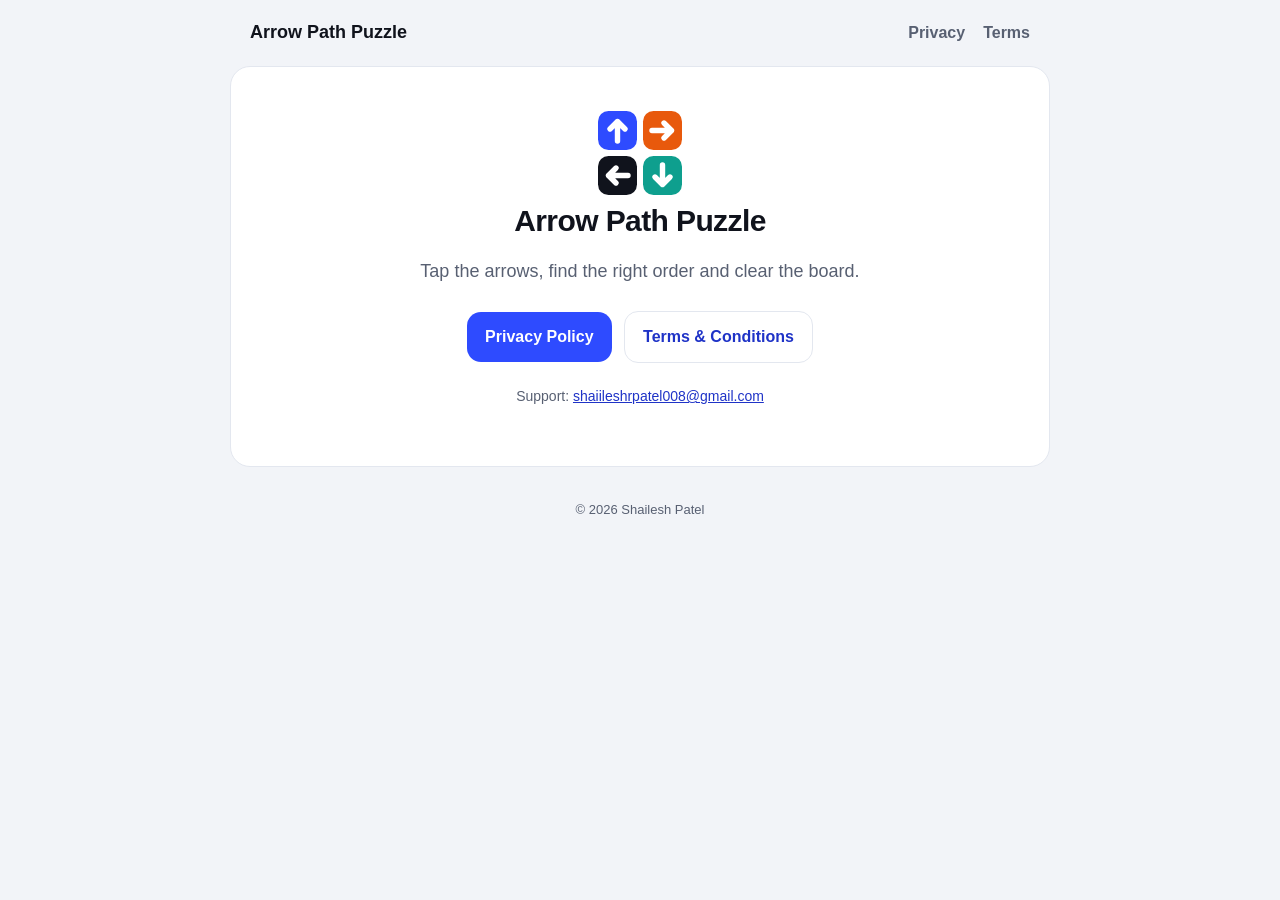
<file: docs/index.html>
<!doctype html>
<html lang="en">
<head>
<meta charset="utf-8">
<meta name="viewport" content="width=device-width, initial-scale=1">
<title>Arrow Path Puzzle</title>
<meta name="description" content="Arrow Path Puzzle: tap the arrows, find the right order and clear the board.">
<link rel="stylesheet" href="style.css">
</head>
<body>
<header class="top">
  <a class="brand" href="./">Arrow Path Puzzle</a>
  <nav><a href="privacy.html">Privacy</a><a href="terms.html">Terms</a></nav>
</header>
<main class="home">
  <svg class="logo" viewBox="0 0 28 28" role="img" aria-label="Arrow Path logo">
    <rect x="0" y="0" width="13" height="13" rx="3.5" fill="#2E4BFF"/>
    <rect x="15" y="0" width="13" height="13" rx="3.5" fill="#E8590C"/>
    <rect x="0" y="15" width="13" height="13" rx="3.5" fill="#10131C"/>
    <rect x="15" y="15" width="13" height="13" rx="3.5" fill="#0E9F8E"/>
    <g stroke="#fff" stroke-width="1.8" fill="none" stroke-linecap="round" stroke-linejoin="round">
      <path d="M6.5 10V3.5M4 6l2.5-2.5L9 6"/><path d="M18 6.5h6.5M22 4l2.5 2.5L22 9"/>
      <path d="M10 21.5H3.5M6 19l-2.5 2.5L6 24"/><path d="M21.5 18v6.5M19 22l2.5 2.5L24 22"/>
    </g>
  </svg>
  <h1>Arrow Path Puzzle</h1>
  <p class="lead">Tap the arrows, find the right order and clear the board.</p>
  <p><a class="button" href="privacy.html">Privacy Policy</a> <a class="button secondary" href="terms.html">Terms &amp; Conditions</a></p>
  <p class="meta">Support: <a href="mailto:shaiileshrpatel008@gmail.com">shaiileshrpatel008@gmail.com</a></p>
</main>
<footer>© 2026 Shailesh Patel</footer>
</body>
</html>
</file>
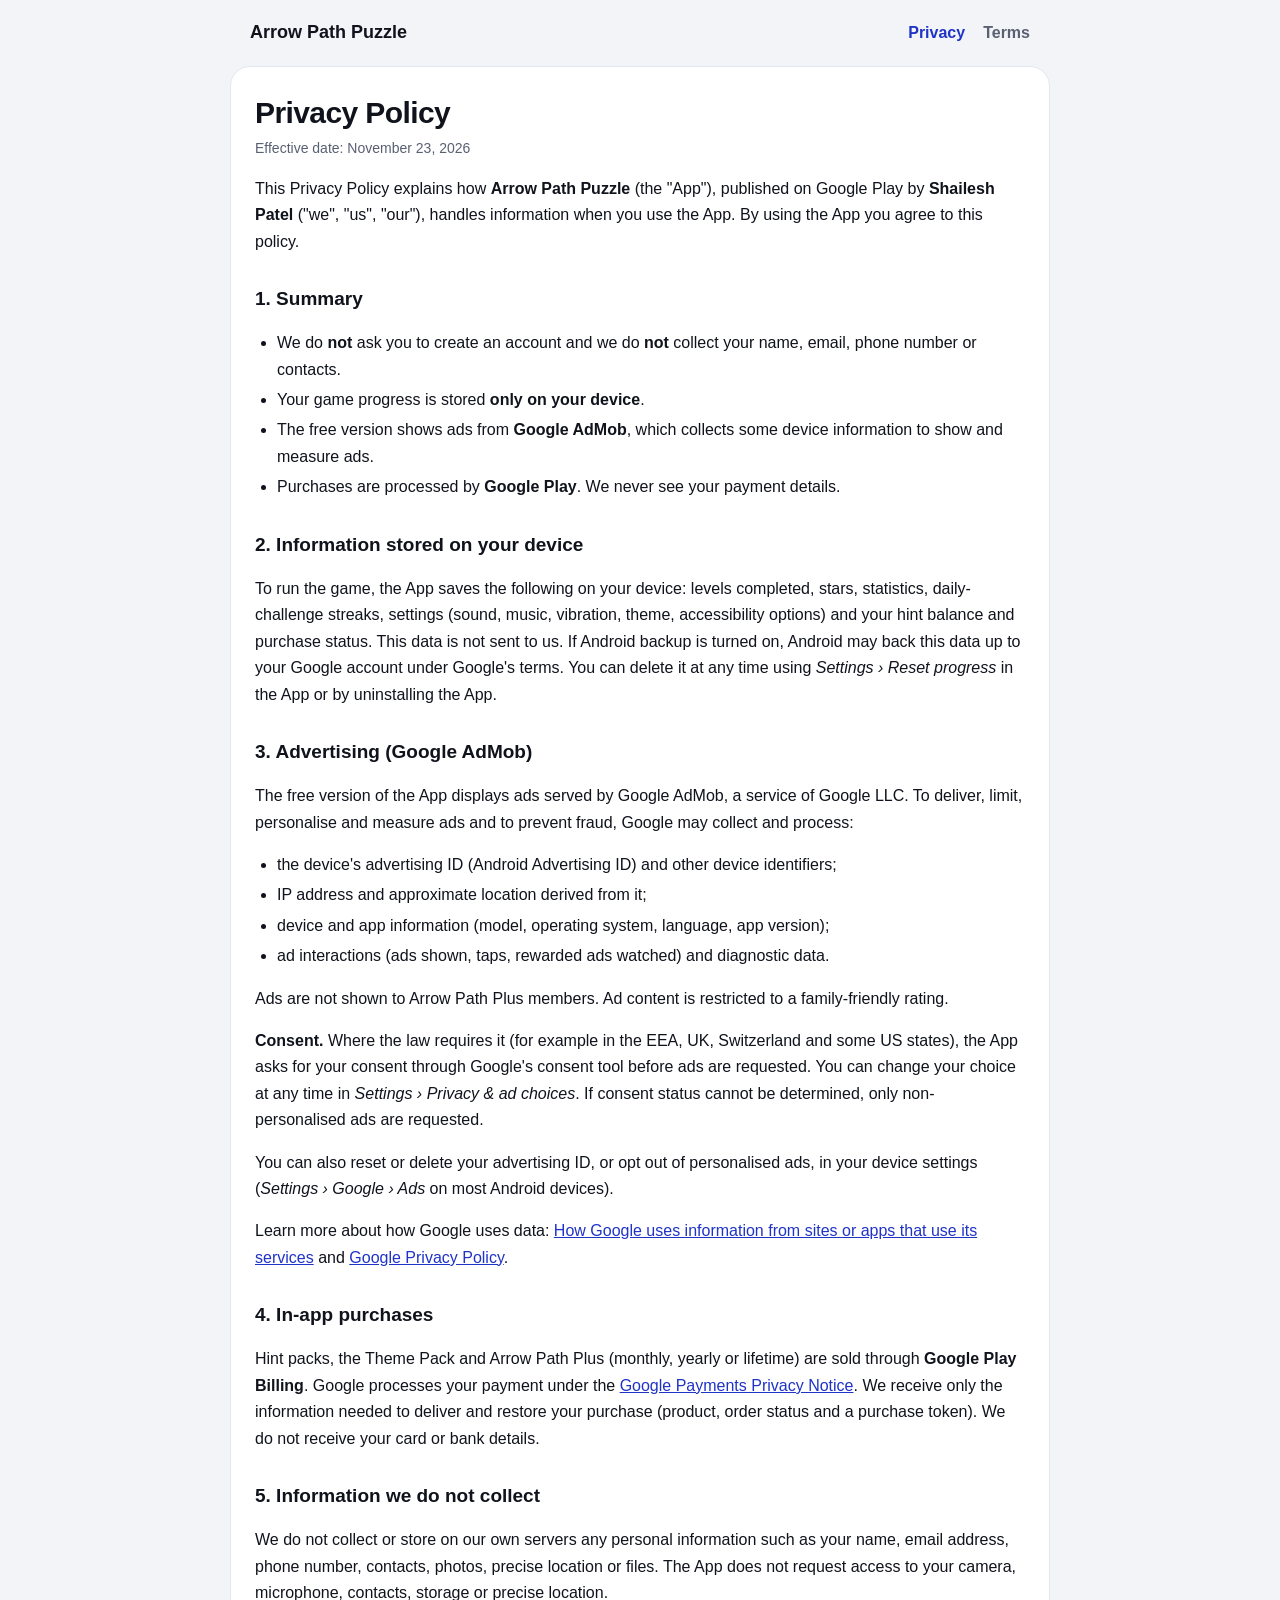
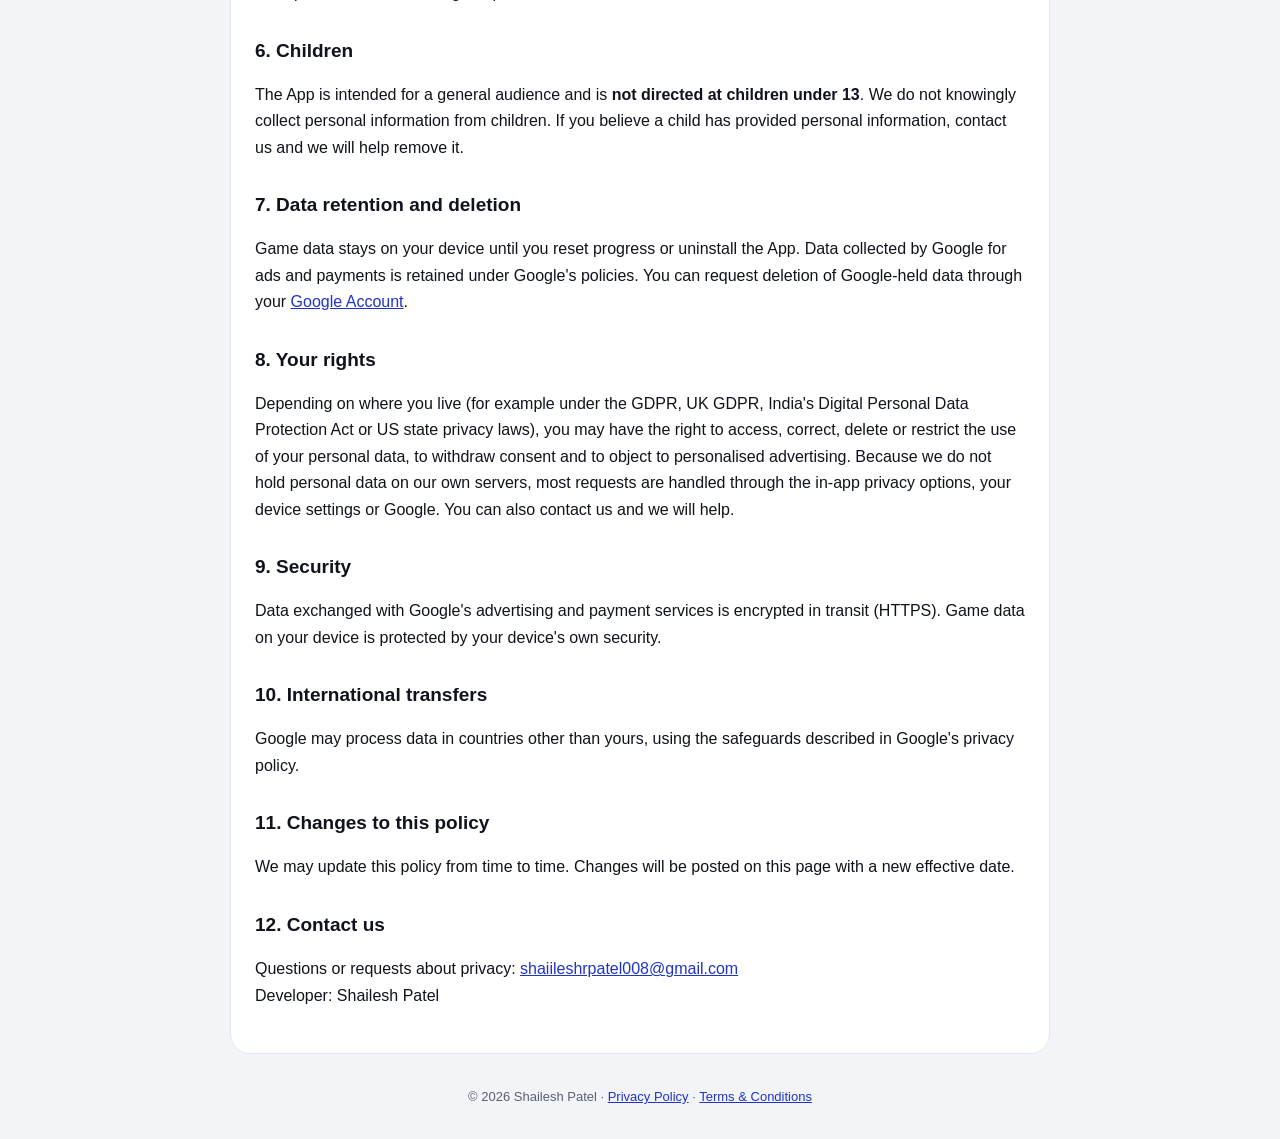
<file: docs/privacy.html>
<!doctype html>
<html lang="en">
<head>
<meta charset="utf-8">
<meta name="viewport" content="width=device-width, initial-scale=1">
<title>Privacy Policy – Arrow Path Puzzle</title>
<meta name="description" content="Privacy Policy for the Arrow Path Puzzle mobile game.">
<link rel="stylesheet" href="style.css">
</head>
<body>
<header class="top">
  <a class="brand" href="./">Arrow Path Puzzle</a>
  <nav><a href="privacy.html" aria-current="page">Privacy</a><a href="terms.html">Terms</a></nav>
</header>
<main>
<h1>Privacy Policy</h1>
<p class="meta">Effective date: November 23, 2026</p>

<p>This Privacy Policy explains how <strong>Arrow Path Puzzle</strong> (the "App"), published on Google Play by <strong>Shailesh Patel</strong> ("we", "us", "our"), handles information when you use the App. By using the App you agree to this policy.</p>

<h2>1. Summary</h2>
<ul>
  <li>We do <strong>not</strong> ask you to create an account and we do <strong>not</strong> collect your name, email, phone number or contacts.</li>
  <li>Your game progress is stored <strong>only on your device</strong>.</li>
  <li>The free version shows ads from <strong>Google AdMob</strong>, which collects some device information to show and measure ads.</li>
  <li>Purchases are processed by <strong>Google Play</strong>. We never see your payment details.</li>
</ul>

<h2>2. Information stored on your device</h2>
<p>To run the game, the App saves the following on your device: levels completed, stars, statistics, daily-challenge streaks, settings (sound, music, vibration, theme, accessibility options) and your hint balance and purchase status. This data is not sent to us. If Android backup is turned on, Android may back this data up to your Google account under Google's terms. You can delete it at any time using <em>Settings › Reset progress</em> in the App or by uninstalling the App.</p>

<h2>3. Advertising (Google AdMob)</h2>
<p>The free version of the App displays ads served by Google AdMob, a service of Google LLC. To deliver, limit, personalise and measure ads and to prevent fraud, Google may collect and process:</p>
<ul>
  <li>the device's advertising ID (Android Advertising ID) and other device identifiers;</li>
  <li>IP address and approximate location derived from it;</li>
  <li>device and app information (model, operating system, language, app version);</li>
  <li>ad interactions (ads shown, taps, rewarded ads watched) and diagnostic data.</li>
</ul>
<p>Ads are not shown to Arrow Path Plus members. Ad content is restricted to a family-friendly rating.</p>
<p><strong>Consent.</strong> Where the law requires it (for example in the EEA, UK, Switzerland and some US states), the App asks for your consent through Google's consent tool before ads are requested. You can change your choice at any time in <em>Settings › Privacy &amp; ad choices</em>. If consent status cannot be determined, only non-personalised ads are requested.</p>
<p>You can also reset or delete your advertising ID, or opt out of personalised ads, in your device settings (<em>Settings › Google › Ads</em> on most Android devices).</p>
<p>Learn more about how Google uses data: <a href="https://policies.google.com/technologies/partner-sites">How Google uses information from sites or apps that use its services</a> and <a href="https://policies.google.com/privacy">Google Privacy Policy</a>.</p>

<h2>4. In-app purchases</h2>
<p>Hint packs, the Theme Pack and Arrow Path Plus (monthly, yearly or lifetime) are sold through <strong>Google Play Billing</strong>. Google processes your payment under the <a href="https://payments.google.com/payments/apis-secure/u/0/get_legal_document?ldo=0&amp;ldt=privacynotice">Google Payments Privacy Notice</a>. We receive only the information needed to deliver and restore your purchase (product, order status and a purchase token). We do not receive your card or bank details.</p>

<h2>5. Information we do not collect</h2>
<p>We do not collect or store on our own servers any personal information such as your name, email address, phone number, contacts, photos, precise location or files. The App does not request access to your camera, microphone, contacts, storage or precise location.</p>

<h2>6. Children</h2>
<p>The App is intended for a general audience and is <strong>not directed at children under 13</strong>. We do not knowingly collect personal information from children. If you believe a child has provided personal information, contact us and we will help remove it.</p>

<h2>7. Data retention and deletion</h2>
<p>Game data stays on your device until you reset progress or uninstall the App. Data collected by Google for ads and payments is retained under Google's policies. You can request deletion of Google-held data through your <a href="https://myaccount.google.com/">Google Account</a>.</p>

<h2>8. Your rights</h2>
<p>Depending on where you live (for example under the GDPR, UK GDPR, India's Digital Personal Data Protection Act or US state privacy laws), you may have the right to access, correct, delete or restrict the use of your personal data, to withdraw consent and to object to personalised advertising. Because we do not hold personal data on our own servers, most requests are handled through the in-app privacy options, your device settings or Google. You can also contact us and we will help.</p>

<h2>9. Security</h2>
<p>Data exchanged with Google's advertising and payment services is encrypted in transit (HTTPS). Game data on your device is protected by your device's own security.</p>

<h2>10. International transfers</h2>
<p>Google may process data in countries other than yours, using the safeguards described in Google's privacy policy.</p>

<h2>11. Changes to this policy</h2>
<p>We may update this policy from time to time. Changes will be posted on this page with a new effective date.</p>

<h2>12. Contact us</h2>
<p>Questions or requests about privacy: <a href="mailto:shaiileshrpatel008@gmail.com">shaiileshrpatel008@gmail.com</a><br>Developer: Shailesh Patel</p>
</main>
<footer>© 2026 Shailesh Patel · <a href="privacy.html">Privacy Policy</a> · <a href="terms.html">Terms &amp; Conditions</a></footer>
</body>
</html>
</file>
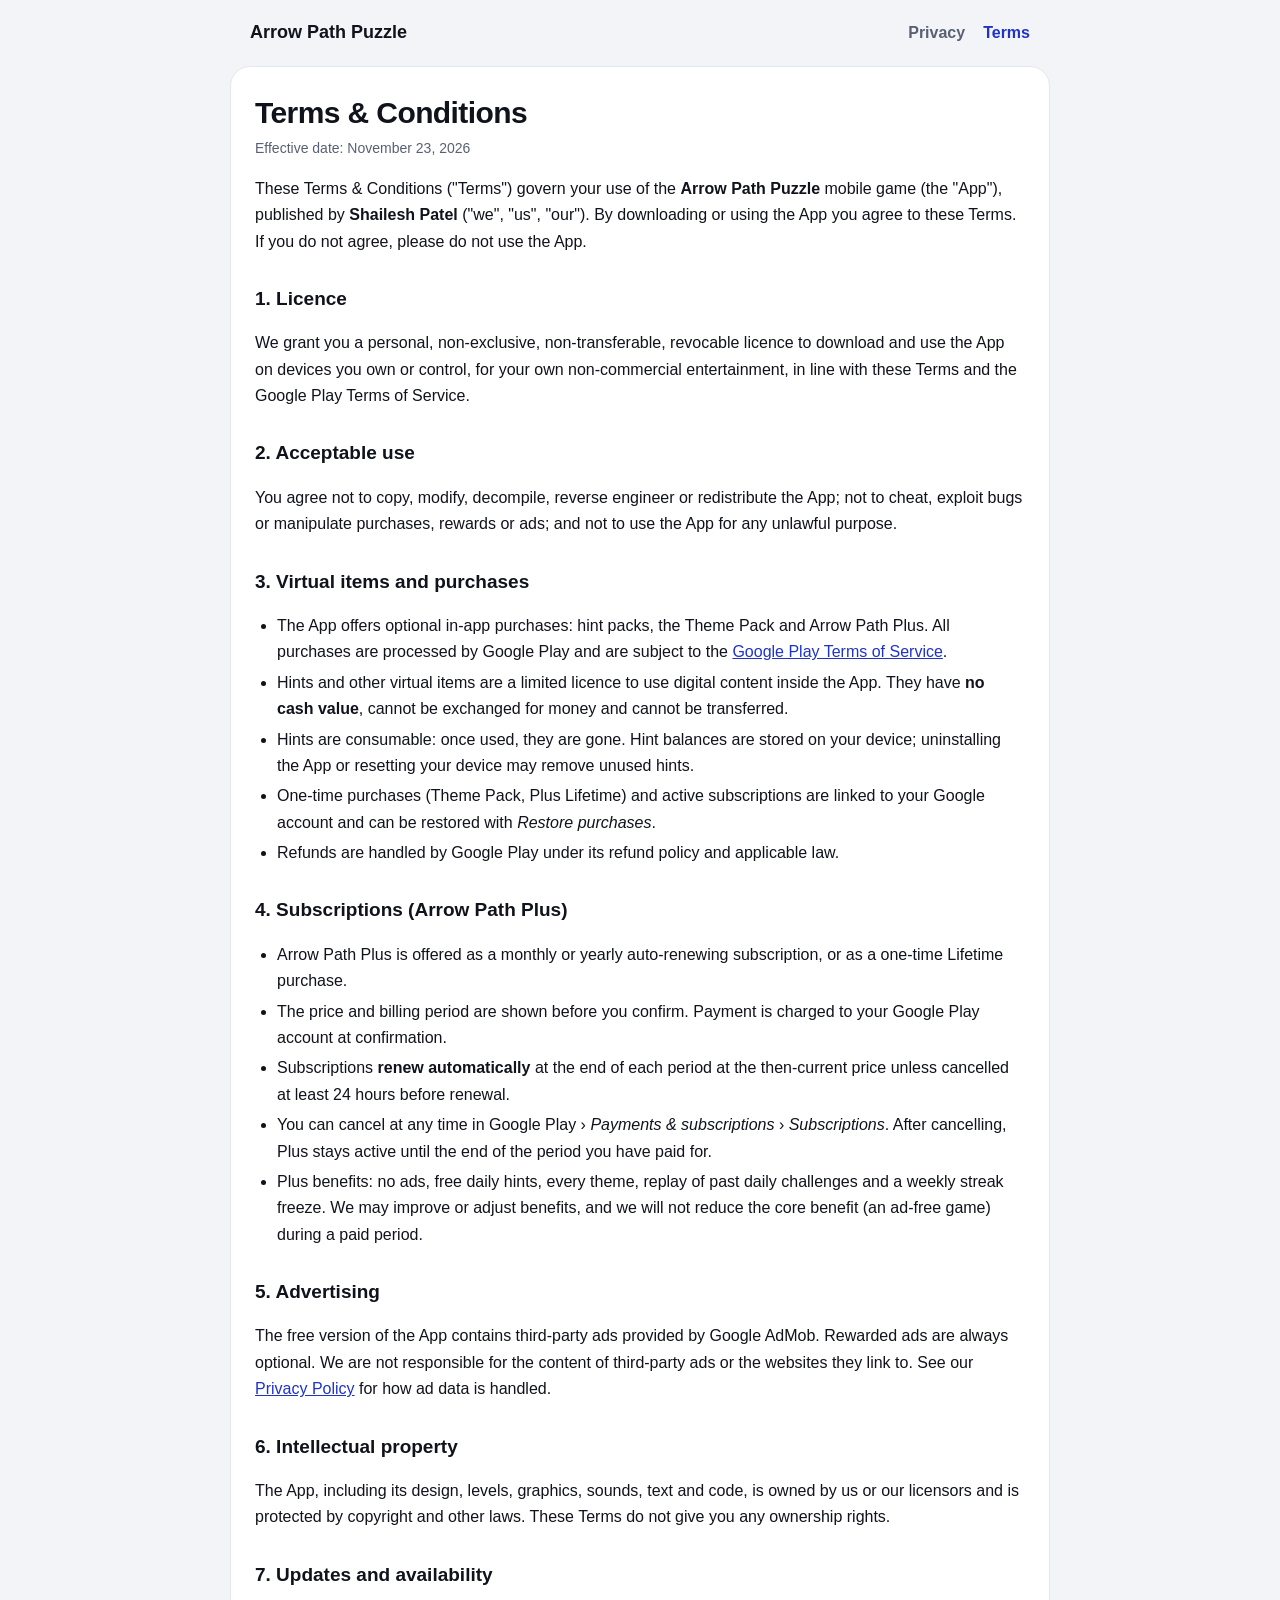
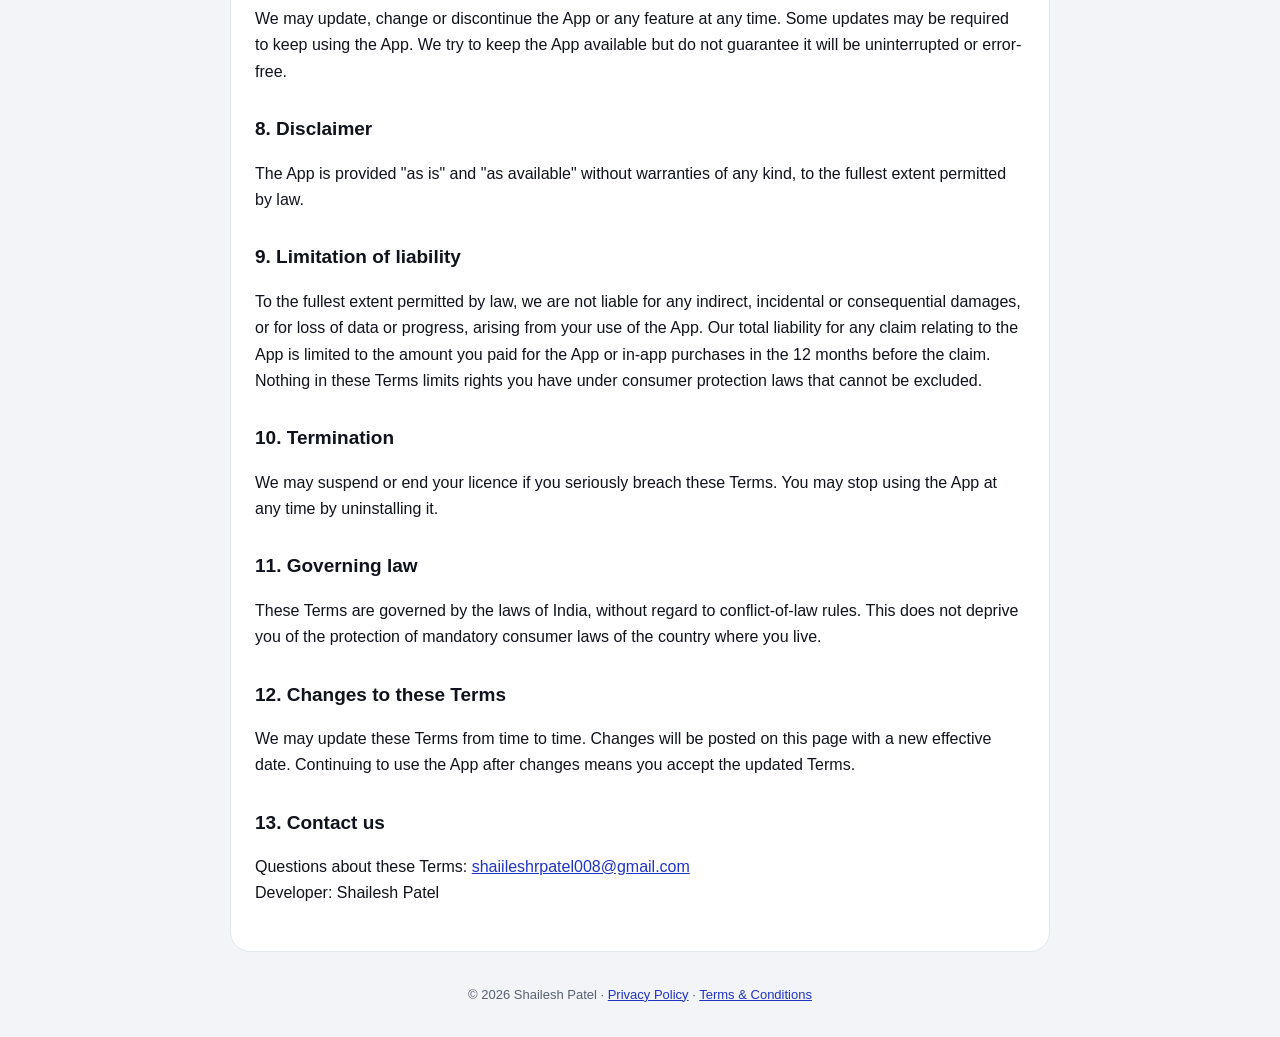
<file: docs/terms.html>
<!doctype html>
<html lang="en">
<head>
<meta charset="utf-8">
<meta name="viewport" content="width=device-width, initial-scale=1">
<title>Terms &amp; Conditions – Arrow Path Puzzle</title>
<meta name="description" content="Terms and Conditions for the Arrow Path Puzzle mobile game.">
<link rel="stylesheet" href="style.css">
</head>
<body>
<header class="top">
  <a class="brand" href="./">Arrow Path Puzzle</a>
  <nav><a href="privacy.html">Privacy</a><a href="terms.html" aria-current="page">Terms</a></nav>
</header>
<main>
<h1>Terms &amp; Conditions</h1>
<p class="meta">Effective date: November 23, 2026</p>

<p>These Terms &amp; Conditions ("Terms") govern your use of the <strong>Arrow Path Puzzle</strong> mobile game (the "App"), published by <strong>Shailesh Patel</strong> ("we", "us", "our"). By downloading or using the App you agree to these Terms. If you do not agree, please do not use the App.</p>

<h2>1. Licence</h2>
<p>We grant you a personal, non-exclusive, non-transferable, revocable licence to download and use the App on devices you own or control, for your own non-commercial entertainment, in line with these Terms and the Google Play Terms of Service.</p>

<h2>2. Acceptable use</h2>
<p>You agree not to copy, modify, decompile, reverse engineer or redistribute the App; not to cheat, exploit bugs or manipulate purchases, rewards or ads; and not to use the App for any unlawful purpose.</p>

<h2>3. Virtual items and purchases</h2>
<ul>
  <li>The App offers optional in-app purchases: hint packs, the Theme Pack and Arrow Path Plus. All purchases are processed by Google Play and are subject to the <a href="https://play.google.com/about/play-terms/">Google Play Terms of Service</a>.</li>
  <li>Hints and other virtual items are a limited licence to use digital content inside the App. They have <strong>no cash value</strong>, cannot be exchanged for money and cannot be transferred.</li>
  <li>Hints are consumable: once used, they are gone. Hint balances are stored on your device; uninstalling the App or resetting your device may remove unused hints.</li>
  <li>One-time purchases (Theme Pack, Plus Lifetime) and active subscriptions are linked to your Google account and can be restored with <em>Restore purchases</em>.</li>
  <li>Refunds are handled by Google Play under its refund policy and applicable law.</li>
</ul>

<h2>4. Subscriptions (Arrow Path Plus)</h2>
<ul>
  <li>Arrow Path Plus is offered as a monthly or yearly auto-renewing subscription, or as a one-time Lifetime purchase.</li>
  <li>The price and billing period are shown before you confirm. Payment is charged to your Google Play account at confirmation.</li>
  <li>Subscriptions <strong>renew automatically</strong> at the end of each period at the then-current price unless cancelled at least 24 hours before renewal.</li>
  <li>You can cancel at any time in Google Play › <em>Payments &amp; subscriptions</em> › <em>Subscriptions</em>. After cancelling, Plus stays active until the end of the period you have paid for.</li>
  <li>Plus benefits: no ads, free daily hints, every theme, replay of past daily challenges and a weekly streak freeze. We may improve or adjust benefits, and we will not reduce the core benefit (an ad-free game) during a paid period.</li>
</ul>

<h2>5. Advertising</h2>
<p>The free version of the App contains third-party ads provided by Google AdMob. Rewarded ads are always optional. We are not responsible for the content of third-party ads or the websites they link to. See our <a href="privacy.html">Privacy Policy</a> for how ad data is handled.</p>

<h2>6. Intellectual property</h2>
<p>The App, including its design, levels, graphics, sounds, text and code, is owned by us or our licensors and is protected by copyright and other laws. These Terms do not give you any ownership rights.</p>

<h2>7. Updates and availability</h2>
<p>We may update, change or discontinue the App or any feature at any time. Some updates may be required to keep using the App. We try to keep the App available but do not guarantee it will be uninterrupted or error-free.</p>

<h2>8. Disclaimer</h2>
<p>The App is provided "as is" and "as available" without warranties of any kind, to the fullest extent permitted by law.</p>

<h2>9. Limitation of liability</h2>
<p>To the fullest extent permitted by law, we are not liable for any indirect, incidental or consequential damages, or for loss of data or progress, arising from your use of the App. Our total liability for any claim relating to the App is limited to the amount you paid for the App or in-app purchases in the 12 months before the claim. Nothing in these Terms limits rights you have under consumer protection laws that cannot be excluded.</p>

<h2>10. Termination</h2>
<p>We may suspend or end your licence if you seriously breach these Terms. You may stop using the App at any time by uninstalling it.</p>

<h2>11. Governing law</h2>
<p>These Terms are governed by the laws of India, without regard to conflict-of-law rules. This does not deprive you of the protection of mandatory consumer laws of the country where you live.</p>

<h2>12. Changes to these Terms</h2>
<p>We may update these Terms from time to time. Changes will be posted on this page with a new effective date. Continuing to use the App after changes means you accept the updated Terms.</p>

<h2>13. Contact us</h2>
<p>Questions about these Terms: <a href="mailto:shaiileshrpatel008@gmail.com">shaiileshrpatel008@gmail.com</a><br>Developer: Shailesh Patel</p>
</main>
<footer>© 2026 Shailesh Patel · <a href="privacy.html">Privacy Policy</a> · <a href="terms.html">Terms &amp; Conditions</a></footer>
</body>
</html>
</file>
<file: docs/style.css>
:root {
  --bg: #f2f4f8; --surface: #ffffff; --ink: #10131c; --muted: #586072;
  --line: #e3e7ef; --primary: #2e4bff; --primary-text: #1f33c7;
}
@media (prefers-color-scheme: dark) {
  :root {
    --bg: #0e1220; --surface: #171c2e; --ink: #e9ecf5; --muted: #a3aabd;
    --line: #2a3147; --primary: #8b9aff; --primary-text: #a9b4ff;
  }
}
* { box-sizing: border-box; }
html { -webkit-text-size-adjust: 100%; }
body {
  margin: 0; background: var(--bg); color: var(--ink);
  font: 16px/1.65 -apple-system, BlinkMacSystemFont, "Segoe UI", Inter, Roboto, sans-serif;
}
a { color: var(--primary-text); }
.top {
  display: flex; align-items: center; justify-content: space-between; gap: 16px;
  flex-wrap: wrap; max-width: 820px; margin: 0 auto; padding: 18px 20px;
}
.brand { font-weight: 700; font-size: 18px; color: var(--ink); text-decoration: none; }
.top nav { display: flex; gap: 18px; }
.top nav a { text-decoration: none; color: var(--muted); font-weight: 600; }
.top nav a[aria-current="page"] { color: var(--primary-text); }
main {
  max-width: 820px; margin: 0 auto 24px; padding: 28px 24px;
  background: var(--surface); border: 1px solid var(--line); border-radius: 20px;
}
@media (max-width: 860px) { main { margin: 0 16px 24px; padding: 22px 18px; } }
h1 { font-size: 30px; line-height: 1.2; margin: 0 0 6px; letter-spacing: -0.02em; }
h2 { font-size: 19px; margin: 28px 0 8px; }
.meta { color: var(--muted); font-size: 14px; margin-top: 0; }
ul { padding-left: 22px; }
li { margin: 4px 0; }
footer { text-align: center; color: var(--muted); font-size: 13px; padding: 8px 16px 32px; }
.home { text-align: center; padding: 44px 24px; }
.logo { width: 84px; height: 84px; }
.lead { color: var(--muted); font-size: 18px; }
.button {
  display: inline-block; margin: 6px 4px; padding: 12px 18px; border-radius: 14px;
  background: var(--primary); color: #fff; text-decoration: none; font-weight: 600;
}
.button.secondary { background: transparent; color: var(--primary-text); border: 1px solid var(--line); }
</file>
